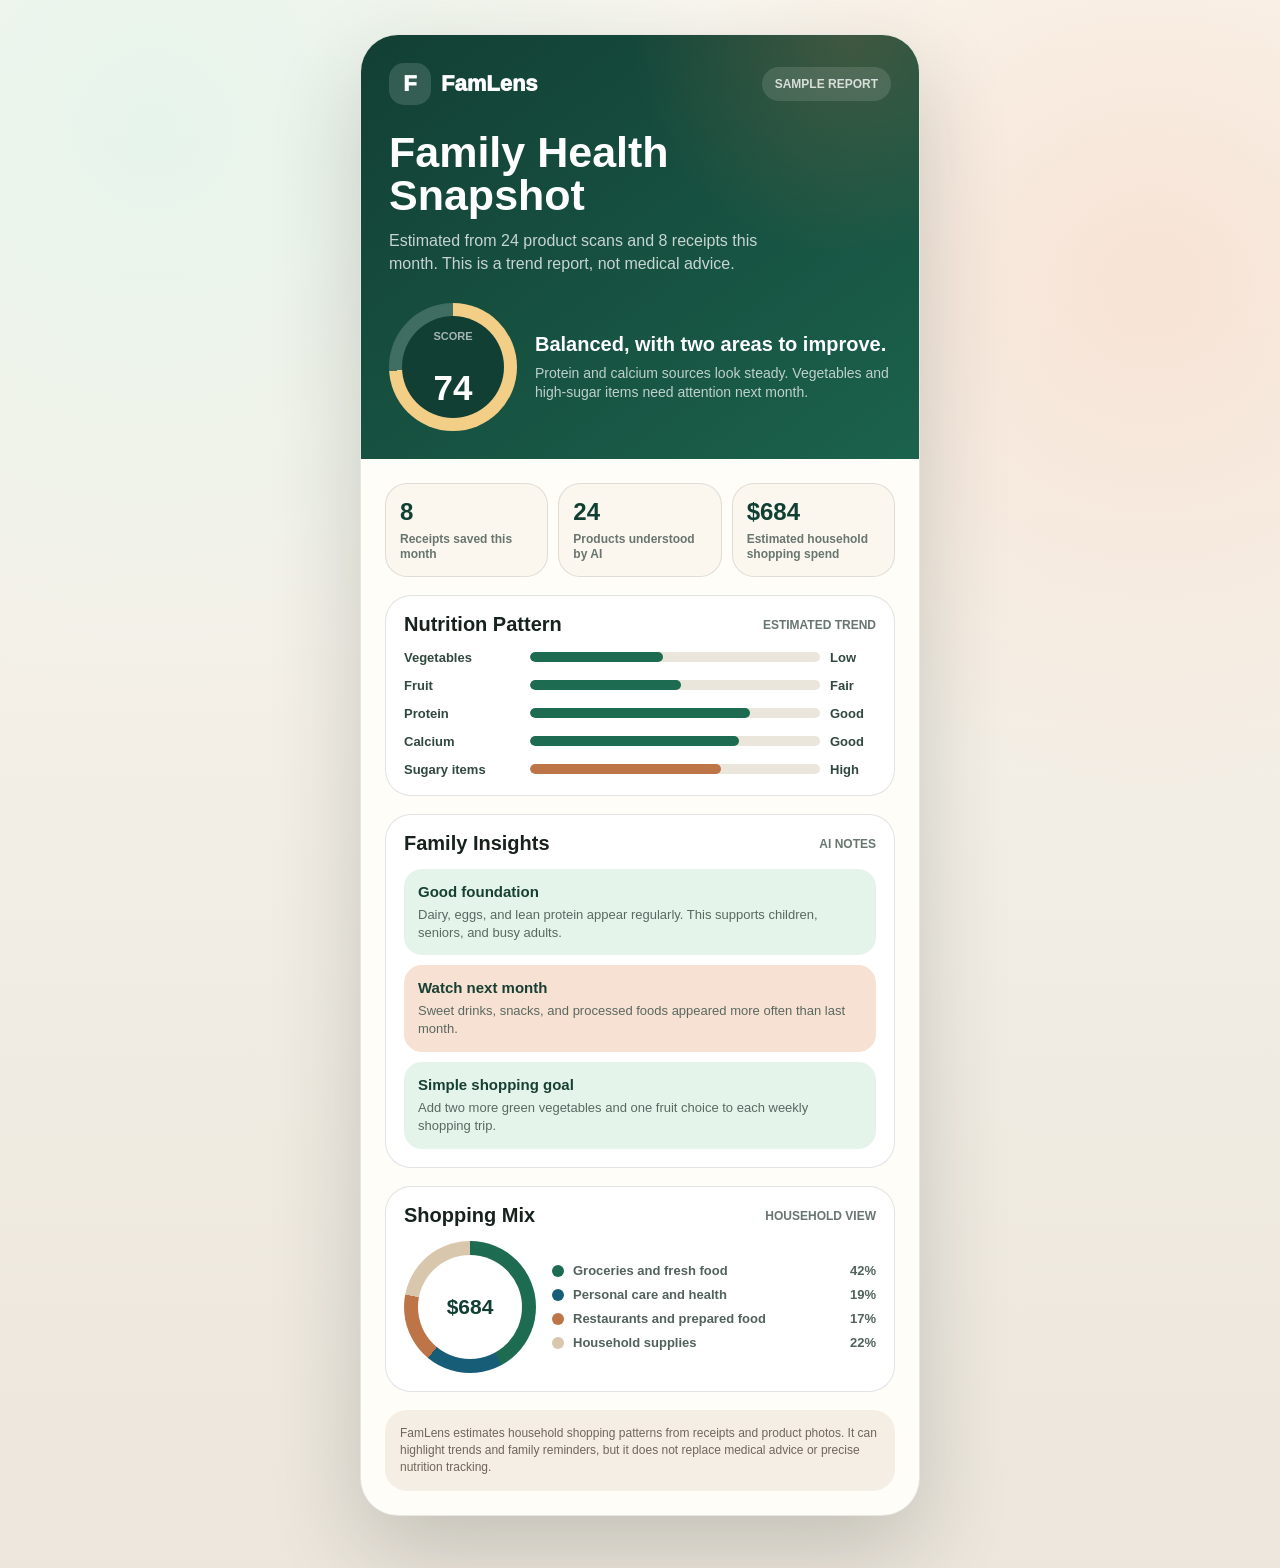
<file: app/static/family-health-snapshot-sample.html>
<!doctype html>
<html lang="en">
  <head>
    <meta charset="utf-8" />
    <meta name="viewport" content="width=device-width, initial-scale=1" />
    <title>Family Health Snapshot Sample</title>
    <style>
      :root {
        color-scheme: light;
        --ink: #17221d;
        --muted: #68766f;
        --paper: #fffdf8;
        --cream: #f7efe4;
        --green: #123f34;
        --green-2: #1d6b50;
        --mint: #e5f4eb;
        --amber: #bd7447;
        --amber-soft: #f7e1d2;
        --blue: #185d78;
        --line: rgba(23, 34, 29, 0.12);
        --shadow: 0 34px 90px rgba(29, 42, 35, 0.2);
      }

      * {
        box-sizing: border-box;
      }

      body {
        margin: 0;
        min-height: 100vh;
        background:
          radial-gradient(circle at 12% 8%, rgba(229, 244, 235, 0.92), transparent 32%),
          radial-gradient(circle at 90% 18%, rgba(247, 225, 210, 0.9), transparent 30%),
          linear-gradient(180deg, #faf7ef 0%, #ece6dc 100%);
        color: var(--ink);
        font-family: Inter, ui-sans-serif, -apple-system, BlinkMacSystemFont, "PingFang SC", "Microsoft YaHei", sans-serif;
      }

      h1,
      h2,
      h3,
      p {
        margin: 0;
      }

      .page {
        width: min(560px, calc(100vw - 32px));
        margin: 0 auto;
        padding: 34px 0 52px;
      }

      .poster {
        border-radius: 38px;
        background: var(--paper);
        box-shadow: var(--shadow);
        border: 1px solid rgba(23, 34, 29, 0.1);
        overflow: hidden;
      }

      .poster-head {
        padding: 28px;
        background:
          radial-gradient(circle at 88% 0%, rgba(189, 116, 71, 0.25), transparent 34%),
          linear-gradient(145deg, var(--green) 0%, #1b624c 100%);
        color: white;
      }

      .poster-topline {
        display: flex;
        align-items: center;
        justify-content: space-between;
        gap: 16px;
        margin-bottom: 26px;
      }

      .brand {
        display: flex;
        align-items: center;
        gap: 10px;
        font-size: 22px;
        font-weight: 950;
      }

      .mark {
        width: 42px;
        height: 42px;
        border-radius: 15px;
        background: rgba(255, 255, 255, 0.14);
        display: grid;
        place-items: center;
      }

      .sample {
        min-height: 34px;
        padding: 0 13px;
        border-radius: 999px;
        background: rgba(255, 255, 255, 0.12);
        display: grid;
        place-items: center;
        color: rgba(255, 255, 255, 0.78);
        font-size: 12px;
        font-weight: 900;
        text-transform: uppercase;
      }

      .poster-head h1 {
        max-width: 390px;
        font-size: 43px;
        line-height: 1;
        letter-spacing: 0;
      }

      .poster-head p {
        max-width: 410px;
        margin-top: 12px;
        color: rgba(255, 255, 255, 0.76);
        font-size: 16px;
        line-height: 1.45;
      }

      .score-row {
        display: grid;
        grid-template-columns: 128px 1fr;
        gap: 18px;
        align-items: center;
        margin-top: 28px;
      }

      .score-ring {
        width: 128px;
        height: 128px;
        border-radius: 50%;
        background: conic-gradient(#f2ce87 0 74%, rgba(255, 255, 255, 0.18) 74% 100%);
        padding: 13px;
      }

      .score-ring div {
        width: 100%;
        height: 100%;
        border-radius: 50%;
        background: var(--green);
        display: grid;
        place-items: center;
        text-align: center;
      }

      .score-ring b {
        display: block;
        font-size: 35px;
        line-height: 1;
      }

      .score-ring span {
        color: rgba(255, 255, 255, 0.62);
        font-size: 11px;
        font-weight: 850;
        text-transform: uppercase;
      }

      .score-copy b {
        display: block;
        font-size: 20px;
      }

      .score-copy span {
        display: block;
        margin-top: 8px;
        color: rgba(255, 255, 255, 0.72);
        font-size: 14px;
        line-height: 1.36;
      }

      .poster-body {
        padding: 24px;
      }

      .metric-grid {
        display: grid;
        grid-template-columns: repeat(3, 1fr);
        gap: 10px;
      }

      .metric {
        min-height: 92px;
        border: 1px solid var(--line);
        border-radius: 22px;
        background: #fbf7ef;
        padding: 14px;
      }

      .metric strong {
        display: block;
        font-size: 24px;
        color: var(--green);
      }

      .metric span {
        display: block;
        margin-top: 6px;
        color: var(--muted);
        font-size: 12px;
        font-weight: 800;
        line-height: 1.25;
      }

      .section {
        margin-top: 18px;
        border: 1px solid var(--line);
        border-radius: 26px;
        background: white;
        padding: 18px;
      }

      .section-title {
        display: flex;
        align-items: center;
        justify-content: space-between;
        gap: 12px;
        margin-bottom: 14px;
      }

      .section-title h2 {
        font-size: 20px;
        line-height: 1.08;
      }

      .section-title span {
        color: var(--muted);
        font-size: 12px;
        font-weight: 900;
        text-transform: uppercase;
      }

      .bar-list {
        display: grid;
        gap: 13px;
      }

      .bar-line {
        display: grid;
        grid-template-columns: 116px 1fr 46px;
        gap: 10px;
        align-items: center;
        font-size: 13px;
        font-weight: 850;
        color: #31483f;
      }

      .bar {
        height: 10px;
        border-radius: 999px;
        background: #ebe6dc;
        overflow: hidden;
      }

      .bar i {
        display: block;
        height: 100%;
        border-radius: inherit;
        background: var(--green-2);
      }

      .bar.warn i {
        background: var(--amber);
      }

      .insights {
        display: grid;
        gap: 10px;
      }

      .insight {
        border-radius: 18px;
        padding: 14px;
        background: var(--mint);
      }

      .insight.warn {
        background: var(--amber-soft);
      }

      .insight b {
        display: block;
        color: #173f33;
        font-size: 15px;
      }

      .insight p {
        margin-top: 6px;
        color: #5a6860;
        font-size: 13px;
        line-height: 1.38;
      }

      .spend-grid {
        display: grid;
        grid-template-columns: 132px 1fr;
        gap: 16px;
        align-items: center;
      }

      .donut {
        width: 132px;
        height: 132px;
        border-radius: 50%;
        background: conic-gradient(var(--green-2) 0 42%, var(--blue) 42% 61%, var(--amber) 61% 78%, #d8c7ad 78% 100%);
        padding: 14px;
      }

      .donut div {
        width: 100%;
        height: 100%;
        border-radius: 50%;
        background: white;
        display: grid;
        place-items: center;
        text-align: center;
      }

      .donut b {
        font-size: 21px;
        color: var(--green);
      }

      .legend {
        display: grid;
        gap: 9px;
      }

      .legend div {
        display: grid;
        grid-template-columns: 12px 1fr auto;
        gap: 9px;
        align-items: center;
        color: #52625a;
        font-size: 13px;
        font-weight: 820;
      }

      .dot {
        width: 12px;
        height: 12px;
        border-radius: 999px;
        background: var(--green-2);
      }

      .dot.blue {
        background: var(--blue);
      }

      .dot.amber {
        background: var(--amber);
      }

      .dot.tan {
        background: #d8c7ad;
      }

      .footnote {
        margin-top: 18px;
        border-radius: 22px;
        background: #f4eee4;
        padding: 15px;
        color: #6f665c;
        font-size: 12px;
        line-height: 1.42;
      }

      @media (max-width: 980px) {
        .poster {
          width: min(100%, 560px);
          margin: 0 auto;
        }
      }

      @media (max-width: 560px) {
        .page {
          width: min(100% - 18px, 1180px);
          padding: 18px 0 34px;
        }

        .poster {
          border-radius: 30px;
        }

        .poster-head,
        .poster-body {
          padding: 18px;
        }

        .poster-topline,
        .score-row,
        .spend-grid {
          grid-template-columns: 1fr;
        }

        .poster-head h1 {
          font-size: 34px;
        }

        .metric-grid {
          grid-template-columns: 1fr;
        }

        .bar-line {
          grid-template-columns: 94px 1fr 42px;
        }
      }
    </style>
  </head>
  <body>
    <main class="page">
      <article class="poster" aria-label="Sample monthly family health report">
        <header class="poster-head">
          <div class="poster-topline">
            <div class="brand"><span class="mark">F</span>FamLens</div>
            <span class="sample">Sample report</span>
          </div>
          <h1>Family Health Snapshot</h1>
          <p>Estimated from 24 product scans and 8 receipts this month. This is a trend report, not medical advice.</p>

          <div class="score-row">
            <div class="score-ring">
              <div><span>Score</span><b>74</b></div>
            </div>
            <div class="score-copy">
              <b>Balanced, with two areas to improve.</b>
              <span>Protein and calcium sources look steady. Vegetables and high-sugar items need attention next month.</span>
            </div>
          </div>
        </header>

        <section class="poster-body">
          <div class="metric-grid">
            <div class="metric"><strong>8</strong><span>Receipts saved this month</span></div>
            <div class="metric"><strong>24</strong><span>Products understood by AI</span></div>
            <div class="metric"><strong>$684</strong><span>Estimated household shopping spend</span></div>
          </div>

          <section class="section" aria-label="Nutrition pattern">
            <div class="section-title">
              <h2>Nutrition Pattern</h2>
              <span>Estimated trend</span>
            </div>
            <div class="bar-list">
              <div class="bar-line"><span>Vegetables</span><div class="bar"><i style="width: 46%"></i></div><span>Low</span></div>
              <div class="bar-line"><span>Fruit</span><div class="bar"><i style="width: 52%"></i></div><span>Fair</span></div>
              <div class="bar-line"><span>Protein</span><div class="bar"><i style="width: 76%"></i></div><span>Good</span></div>
              <div class="bar-line"><span>Calcium</span><div class="bar"><i style="width: 72%"></i></div><span>Good</span></div>
              <div class="bar-line"><span>Sugary items</span><div class="bar warn"><i style="width: 66%"></i></div><span>High</span></div>
            </div>
          </section>

          <section class="section" aria-label="Family insights">
            <div class="section-title">
              <h2>Family Insights</h2>
              <span>AI notes</span>
            </div>
            <div class="insights">
              <div class="insight">
                <b>Good foundation</b>
                <p>Dairy, eggs, and lean protein appear regularly. This supports children, seniors, and busy adults.</p>
              </div>
              <div class="insight warn">
                <b>Watch next month</b>
                <p>Sweet drinks, snacks, and processed foods appeared more often than last month.</p>
              </div>
              <div class="insight">
                <b>Simple shopping goal</b>
                <p>Add two more green vegetables and one fruit choice to each weekly shopping trip.</p>
              </div>
            </div>
          </section>

          <section class="section" aria-label="Spending mix">
            <div class="section-title">
              <h2>Shopping Mix</h2>
              <span>Household view</span>
            </div>
            <div class="spend-grid">
              <div class="donut"><div><b>$684</b></div></div>
              <div class="legend">
                <div><span class="dot"></span><span>Groceries and fresh food</span><b>42%</b></div>
                <div><span class="dot blue"></span><span>Personal care and health</span><b>19%</b></div>
                <div><span class="dot amber"></span><span>Restaurants and prepared food</span><b>17%</b></div>
                <div><span class="dot tan"></span><span>Household supplies</span><b>22%</b></div>
              </div>
            </div>
          </section>

          <p class="footnote">
            FamLens estimates household shopping patterns from receipts and product photos. It can highlight trends and family reminders, but it does not replace medical advice or precise nutrition tracking.
          </p>
        </section>
      </article>
    </main>
    <script>
      const sampleCopy = {
        en: {
          pageTitle: "Family Health Snapshot Sample",
          sample: "Sample report",
          hero: "Family Health Snapshot",
          intro: "Estimated from 24 product scans and 8 receipts this month. This is a trend report, not medical advice.",
          scoreLabel: "Score",
          scoreTitle: "Balanced, with two areas to improve.",
          scoreCopy: "Protein and calcium sources look steady. Vegetables and high-sugar items need attention next month.",
          metrics: ["Receipts saved this month", "Products understood by AI", "Estimated household shopping spend"],
          nutritionTitle: "Nutrition Pattern",
          nutritionTag: "Estimated trend",
          bars: [["Vegetables", "Low"], ["Fruit", "Fair"], ["Protein", "Good"], ["Calcium", "Good"], ["Sugary items", "High"]],
          insightTitle: "Family Insights",
          insightTag: "AI notes",
          insights: [
            ["Good foundation", "Dairy, eggs, and lean protein appear regularly. This supports children, seniors, and busy adults."],
            ["Watch next month", "Sweet drinks, snacks, and processed foods appeared more often than last month."],
            ["Simple shopping goal", "Add two more green vegetables and one fruit choice to each weekly shopping trip."]
          ],
          mixTitle: "Shopping Mix",
          mixTag: "Household view",
          legend: ["Groceries and fresh food", "Personal care and health", "Restaurants and prepared food", "Household supplies"],
          footnote: "FamLens estimates household shopping patterns from receipts and product photos. It can highlight trends and family reminders, but it does not replace medical advice or precise nutrition tracking."
        },
        "zh-Hans": {
          pageTitle: "家庭健康购物月报样例",
          sample: "样例报告",
          hero: "家庭健康购物快照",
          intro: "根据本月 24 次商品扫描和 8 张小票粗略估算。这是趋势报告，不是医疗建议。",
          scoreLabel: "评分",
          scoreTitle: "整体比较均衡，有两个地方下月可以改善。",
          scoreCopy: "蛋白质和钙来源比较稳定。蔬菜偏少，高糖食品出现频率需要注意。",
          metrics: ["本月保存小票", "AI 看懂的商品", "估算家庭购物支出"],
          nutritionTitle: "饮食结构趋势",
          nutritionTag: "粗略估算",
          bars: [["蔬菜", "偏少"], ["水果", "一般"], ["蛋白质", "不错"], ["钙来源", "不错"], ["高糖食品", "偏高"]],
          insightTitle: "家庭提醒",
          insightTag: "AI 备注",
          insights: [
            ["基础不错", "奶制品、鸡蛋和瘦肉蛋白出现比较稳定，对孩子、老人和忙碌的成年人都有帮助。"],
            ["下月注意", "甜饮料、零食和加工食品比上月出现得更频繁。"],
            ["简单采购目标", "每周采购时多加两种绿色蔬菜和一种水果。"]
          ],
          mixTitle: "购物结构",
          mixTag: "家庭视角",
          legend: ["超市与新鲜食物", "个人护理与健康", "餐厅和即食食品", "家庭日用品"],
          footnote: "FamLens 会根据小票和商品照片估算家庭购物趋势，帮助发现饮食和家庭提醒，但不能替代医疗建议或精确营养记录。"
        },
        es: {
          pageTitle: "Ejemplo de informe familiar",
          sample: "Informe de ejemplo",
          hero: "Resumen de salud familiar",
          intro: "Estimado con 24 escaneos de productos y 8 recibos este mes. Es una tendencia, no consejo médico.",
          scoreLabel: "Puntaje",
          scoreTitle: "Equilibrado, con dos áreas por mejorar.",
          scoreCopy: "Proteína y calcio se ven estables. Verduras y productos con azúcar necesitan atención.",
          metrics: ["Recibos guardados", "Productos entendidos por AI", "Gasto familiar estimado"],
          nutritionTitle: "Patrón nutricional",
          nutritionTag: "Tendencia estimada",
          bars: [["Verduras", "Bajo"], ["Fruta", "Regular"], ["Proteína", "Bien"], ["Calcio", "Bien"], ["Azúcar", "Alto"]],
          insightTitle: "Notas familiares",
          insightTag: "Notas AI",
          insights: [
            ["Buena base", "Lácteos, huevos y proteína magra aparecen con regularidad."],
            ["Vigilar el próximo mes", "Bebidas dulces, snacks y procesados aparecieron más."],
            ["Meta simple", "Añade dos verduras verdes y una fruta en cada compra semanal."]
          ],
          mixTitle: "Mezcla de compras",
          mixTag: "Vista del hogar",
          legend: ["Supermercado y frescos", "Cuidado personal y salud", "Restaurantes y preparados", "Artículos del hogar"],
          footnote: "FamLens estima patrones de compras desde recibos y fotos. Puede mostrar tendencias, pero no reemplaza consejo médico ni control nutricional preciso."
        },
        fr: {
          pageTitle: "Exemple de rapport familial",
          sample: "Rapport exemple",
          hero: "Aperçu santé du foyer",
          intro: "Estimé à partir de 24 scans produits et 8 reçus ce mois-ci. C’est une tendance, pas un avis médical.",
          scoreLabel: "Score",
          scoreTitle: "Équilibré, avec deux points à améliorer.",
          scoreCopy: "Les sources de protéines et calcium sont stables. Les légumes et produits sucrés méritent attention.",
          metrics: ["Reçus enregistrés", "Produits compris par l’AI", "Dépense familiale estimée"],
          nutritionTitle: "Tendance nutrition",
          nutritionTag: "Estimation",
          bars: [["Légumes", "Bas"], ["Fruits", "Moyen"], ["Protéines", "Bon"], ["Calcium", "Bon"], ["Produits sucrés", "Élevé"]],
          insightTitle: "Notes famille",
          insightTag: "Notes AI",
          insights: [
            ["Bonne base", "Laitages, œufs et protéines maigres apparaissent régulièrement."],
            ["À surveiller", "Boissons sucrées, snacks et aliments transformés sont plus fréquents."],
            ["Objectif simple", "Ajouter deux légumes verts et un fruit à chaque course hebdomadaire."]
          ],
          mixTitle: "Structure d’achats",
          mixTag: "Vue foyer",
          legend: ["Épicerie et frais", "Soins personnels et santé", "Restaurants et prêts-à-manger", "Produits maison"],
          footnote: "FamLens estime les tendances d’achat à partir des reçus et photos. Il signale des tendances, mais ne remplace pas un avis médical ou un suivi nutritionnel précis."
        },
        ko: {
          pageTitle: "가족 건강 리포트 샘플",
          sample: "샘플 리포트",
          hero: "가족 건강 쇼핑 요약",
          intro: "이번 달 상품 스캔 24회와 영수증 8장을 바탕으로 추정했습니다. 의료 조언은 아닙니다.",
          scoreLabel: "점수",
          scoreTitle: "전반적으로 균형이 좋고, 두 가지 개선점이 있습니다.",
          scoreCopy: "단백질과 칼슘은 안정적입니다. 채소와 당류 섭취 패턴은 다음 달에 확인하세요.",
          metrics: ["저장한 영수증", "AI가 이해한 상품", "예상 가족 쇼핑 지출"],
          nutritionTitle: "영양 패턴",
          nutritionTag: "추정 추세",
          bars: [["채소", "낮음"], ["과일", "보통"], ["단백질", "좋음"], ["칼슘", "좋음"], ["당류", "높음"]],
          insightTitle: "가족 메모",
          insightTag: "AI 메모",
          insights: [
            ["좋은 기반", "유제품, 달걀, 저지방 단백질이 꾸준히 보입니다."],
            ["다음 달 주의", "단 음료, 간식, 가공식품이 더 자주 보였습니다."],
            ["간단한 목표", "매주 장볼 때 녹색 채소 두 가지와 과일 한 가지를 추가하세요."]
          ],
          mixTitle: "쇼핑 구조",
          mixTag: "가족 관점",
          legend: ["식료품과 신선식품", "개인 케어와 건강", "외식과 즉석식품", "생활용품"],
          footnote: "FamLens는 영수증과 상품 사진으로 쇼핑 패턴을 추정합니다. 의료 조언이나 정확한 영양 추적을 대체하지 않습니다."
        },
        ja: {
          pageTitle: "家族健康レポート サンプル",
          sample: "サンプルレポート",
          hero: "家族の健康ショッピング概要",
          intro: "今月の24件の商品スキャンと8枚のレシートから推定。医療アドバイスではありません。",
          scoreLabel: "スコア",
          scoreTitle: "全体はバランス良好。改善点が2つあります。",
          scoreCopy: "タンパク質とカルシウムは安定。野菜と糖分の多い商品に注意しましょう。",
          metrics: ["保存したレシート", "AIが理解した商品", "推定家庭支出"],
          nutritionTitle: "栄養パターン",
          nutritionTag: "推定傾向",
          bars: [["野菜", "少なめ"], ["果物", "普通"], ["タンパク質", "良い"], ["カルシウム", "良い"], ["糖分商品", "多め"]],
          insightTitle: "家族メモ",
          insightTag: "AIメモ",
          insights: [
            ["良い土台", "乳製品、卵、赤身タンパク質が定期的にあります。"],
            ["来月の注意", "甘い飲み物、スナック、加工食品が増えています。"],
            ["簡単な目標", "毎週の買い物に緑の野菜2種類と果物1種類を追加しましょう。"]
          ],
          mixTitle: "買い物構成",
          mixTag: "家庭ビュー",
          legend: ["食料品と生鮮", "ケアと健康", "外食と惣菜", "日用品"],
          footnote: "FamLensはレシートと商品写真から買い物傾向を推定します。医療アドバイスや正確な栄養記録の代わりではありません。"
        },
        vi: {
          pageTitle: "Mẫu báo cáo sức khỏe gia đình",
          sample: "Báo cáo mẫu",
          hero: "Tổng quan mua sắm sức khỏe gia đình",
          intro: "Ước tính từ 24 lần quét sản phẩm và 8 hóa đơn trong tháng. Đây là xu hướng, không phải tư vấn y tế.",
          scoreLabel: "Điểm",
          scoreTitle: "Khá cân bằng, có hai điểm nên cải thiện.",
          scoreCopy: "Đạm và canxi khá ổn. Rau xanh và đồ nhiều đường cần chú ý hơn tháng sau.",
          metrics: ["Hóa đơn đã lưu", "Sản phẩm AI đã hiểu", "Chi tiêu gia đình ước tính"],
          nutritionTitle: "Xu hướng dinh dưỡng",
          nutritionTag: "Ước tính",
          bars: [["Rau", "Thấp"], ["Trái cây", "Tạm"], ["Đạm", "Tốt"], ["Canxi", "Tốt"], ["Đồ ngọt", "Cao"]],
          insightTitle: "Gợi ý gia đình",
          insightTag: "Ghi chú AI",
          insights: [
            ["Nền tảng tốt", "Sữa, trứng và nguồn đạm nạc xuất hiện đều."],
            ["Tháng sau chú ý", "Nước ngọt, đồ ăn vặt và thực phẩm chế biến xuất hiện nhiều hơn."],
            ["Mục tiêu đơn giản", "Mỗi tuần thêm hai loại rau xanh và một loại trái cây."]
          ],
          mixTitle: "Cơ cấu mua sắm",
          mixTag: "Góc nhìn gia đình",
          legend: ["Thực phẩm và đồ tươi", "Chăm sóc cá nhân và sức khỏe", "Nhà hàng và đồ chế biến", "Đồ gia dụng"],
          footnote: "FamLens ước tính xu hướng mua sắm từ hóa đơn và ảnh sản phẩm. Không thay thế tư vấn y tế hoặc theo dõi dinh dưỡng chính xác."
        },
        hi: {
          pageTitle: "Family Health Report Sample",
          sample: "Sample report",
          hero: "Family Health Snapshot",
          intro: "इस महीने 24 product scans और 8 receipts से अनुमान। यह trend report है, medical advice नहीं।",
          scoreLabel: "Score",
          scoreTitle: "काफी balanced, दो areas improve कर सकते हैं।",
          scoreCopy: "Protein और calcium source ठीक दिखते हैं। Vegetables और high-sugar items पर अगले महीने ध्यान दें।",
          metrics: ["Receipts saved", "AI ने समझे products", "Estimated family spend"],
          nutritionTitle: "Nutrition Pattern",
          nutritionTag: "Estimated trend",
          bars: [["Vegetables", "Low"], ["Fruit", "Fair"], ["Protein", "Good"], ["Calcium", "Good"], ["Sugary items", "High"]],
          insightTitle: "Family Insights",
          insightTag: "AI notes",
          insights: [
            ["Good foundation", "Dairy, eggs और lean protein नियमित दिख रहे हैं।"],
            ["Next month ध्यान दें", "Sweet drinks, snacks और processed foods ज़्यादा दिखे।"],
            ["Simple goal", "हर weekly shopping में दो green vegetables और एक fruit जोड़ें।"]
          ],
          mixTitle: "Shopping Mix",
          mixTag: "Household view",
          legend: ["Groceries and fresh food", "Personal care and health", "Restaurants and prepared food", "Household supplies"],
          footnote: "FamLens receipts और product photos से shopping trends estimate करता है। यह medical advice या precise nutrition tracking की जगह नहीं लेता।"
        }
      };

      const params = new URLSearchParams(window.location.search);
      const supported = Object.keys(sampleCopy);
      const lang = supported.includes(params.get("lang")) ? params.get("lang") : "en";
      const copy = sampleCopy[lang];
      document.documentElement.lang = lang === "zh-Hans" ? "zh-Hans" : lang;
      document.title = copy.pageTitle;

      const setText = (selector, text) => {
        const element = document.querySelector(selector);
        if (element) element.textContent = text;
      };
      const setPair = (element, pair) => {
        if (!element || !pair) return;
        const title = element.querySelector("b");
        const body = element.querySelector("p");
        if (title) title.textContent = pair[0];
        if (body) body.textContent = pair[1];
      };

      setText(".sample", copy.sample);
      setText(".poster-head h1", copy.hero);
      setText(".poster-head > p", copy.intro);
      setText(".score-ring span", copy.scoreLabel);
      setText(".score-copy b", copy.scoreTitle);
      setText(".score-copy span", copy.scoreCopy);
      document.querySelectorAll(".metric span").forEach((node, index) => {
        if (copy.metrics[index]) node.textContent = copy.metrics[index];
      });
      setText(".section:nth-of-type(1) .section-title h2", copy.nutritionTitle);
      setText(".section:nth-of-type(1) .section-title span", copy.nutritionTag);
      document.querySelectorAll(".bar-line").forEach((node, index) => {
        if (!copy.bars[index]) return;
        const spans = node.querySelectorAll("span");
        if (spans[0]) spans[0].textContent = copy.bars[index][0];
        if (spans[1]) spans[1].textContent = copy.bars[index][1];
      });
      setText(".section:nth-of-type(2) .section-title h2", copy.insightTitle);
      setText(".section:nth-of-type(2) .section-title span", copy.insightTag);
      document.querySelectorAll(".insight").forEach((node, index) => setPair(node, copy.insights[index]));
      setText(".section:nth-of-type(3) .section-title h2", copy.mixTitle);
      setText(".section:nth-of-type(3) .section-title span", copy.mixTag);
      document.querySelectorAll(".legend div").forEach((node, index) => {
        const label = node.querySelector("span:nth-of-type(2)");
        if (label && copy.legend[index]) label.textContent = copy.legend[index];
      });
      setText(".footnote", copy.footnote);
    </script>
  </body>
</html>
</file>
